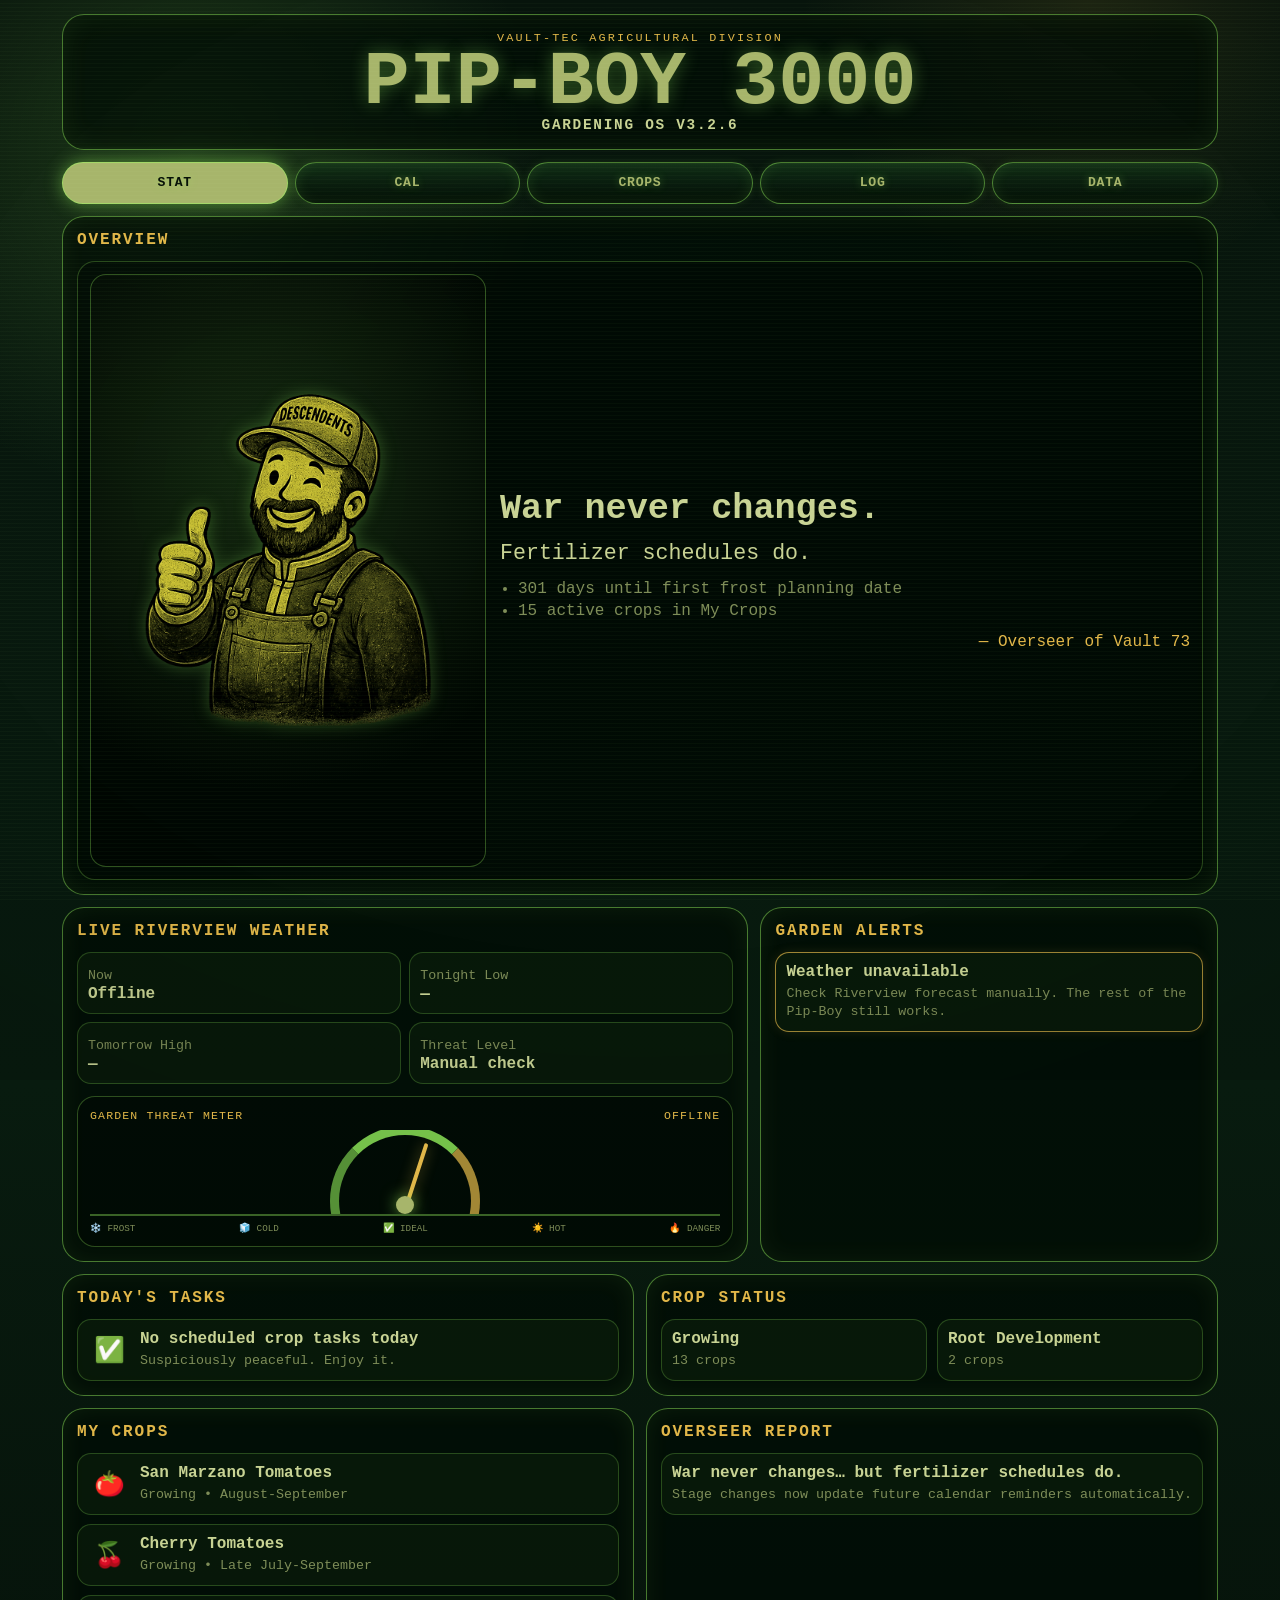
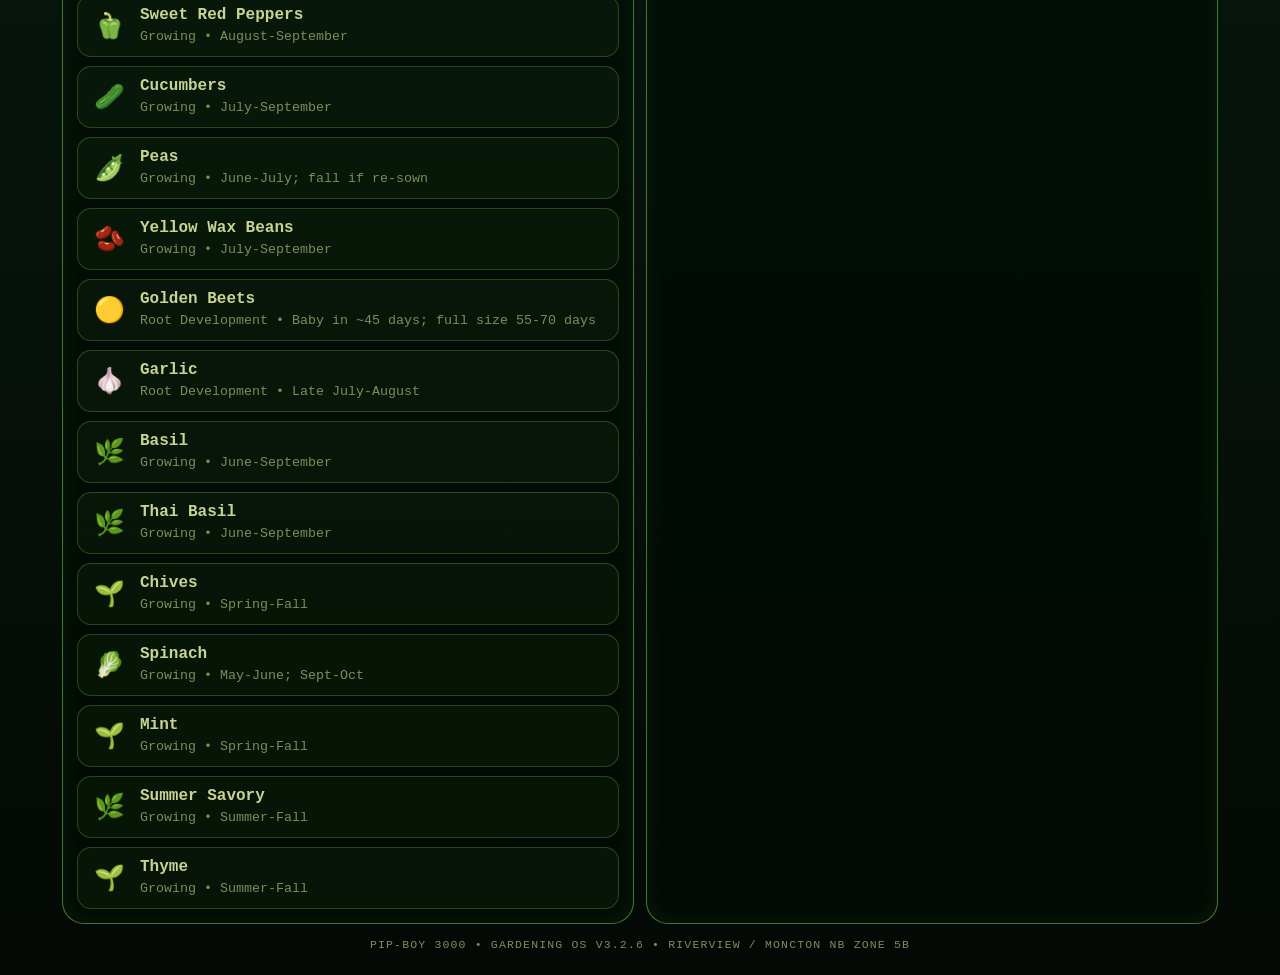
<file: index.html>
<!doctype html>
<html lang="en">
<head>
  <meta charset="utf-8">
  <meta name="viewport" content="width=device-width, initial-scale=1, viewport-fit=cover">
  <title>PIP-BOY 3000 — Gardening OS v3.2.6</title>
  <link rel="stylesheet" href="styles.css">

  <link rel="manifest" href="manifest.json">
  <meta name="theme-color" content="#163b24">
  <meta name="mobile-web-app-capable" content="yes">
  <meta name="apple-mobile-web-app-capable" content="yes">
  <meta name="apple-mobile-web-app-status-bar-style" content="black-translucent">
</head>
<body>
  <div class="crt"></div>
  <main class="shell">
    <header class="hero">
      <div class="kicker">Vault-Tec Agricultural Division</div>
      <h1>PIP-BOY 3000</h1>
      <div class="version">Gardening OS v3.2.6</div>
    </header>
    <nav class="pip-buttons" aria-label="Pip-Boy sections">
      <button class="pip-btn active" data-tab="stat">STAT</button>
      <button class="pip-btn" data-tab="cal">CAL</button>
      <button class="pip-btn" data-tab="crops">CROPS</button>
      <button class="pip-btn" data-tab="log">LOG</button>
      <button class="pip-btn" data-tab="data">DATA</button>
    </nav>

    <section id="statusStrip" class="status-strip"></section>

    <section id="app" class="content"></section>
    <footer class="footer">PIP-BOY 3000 • Gardening OS v3.2.6 • Riverview / Moncton NB Zone 5b</footer>
  </main>

  <script src="supply-database.js"></script>
  <script src="garden-database.js"></script>
  <script src="my-garden.js"></script>
  <script src="calendar-engine.js"></script>
  <script src="garden-app.js"></script>

  <script>
  if ('serviceWorker' in navigator) {
    window.addEventListener('load', function () {
      navigator.serviceWorker.register('./sw.js')
        .then(function (registration) {
          console.log('PIP-BOY Gardening OS PWA ready:', registration.scope);
        })
        .catch(function (error) {
          console.warn('PIP-BOY Gardening OS service worker failed:', error);
        });
    });
  }
  </script>
</body>
</html>
</file>
<file: styles.css>
:root{
  --bg:#041006;
  --panel:#071b0d;
  --panel2:#0b2612;
  --green:#A7B56B;
  --green2:#C8D394;
  --dim:#7E8D58;
  --amber:#E1B749;
  --red:#ff6f4f;
  --border:rgba(157,255,98,.45);
  --soft:rgba(157,255,98,.10);
  --glow:0 0 18px rgba(157,255,98,.32);
}
*{box-sizing:border-box}
html,body{margin:0;min-height:100%;background:#041006;color:var(--green);font-family:ui-monospace,SFMono-Regular,Menlo,Monaco,Consolas,"Courier New",monospace}
body{
  background:
    radial-gradient(circle at 15% 6%, rgba(157,255,98,.15), transparent 22rem),
    radial-gradient(circle at 85% 0%, rgba(225,183,73,.10), transparent 18rem),
    linear-gradient(180deg,#07140c 0%,#081b0f 42%,#040905 100%);
}
.crt::before{
  content:"";position:fixed;inset:0;pointer-events:none;z-index:20;opacity:.12;
  background:repeating-linear-gradient(0deg,rgba(157,255,98,.22) 0 1px,transparent 1px 4px);
  mix-blend-mode:screen;
}
.crt::after{
  content:"";position:fixed;inset:-20%;pointer-events:none;z-index:21;opacity:.20;
  background:radial-gradient(ellipse at center,transparent 0 56%,rgba(0,0,0,.75) 100%);
}
.shell{position:relative;z-index:1;max-width:1180px;margin:0 auto;padding:14px 12px 24px}
.hero{
  border:1px solid var(--border);border-radius:22px;background:rgba(1,12,5,.70);
  padding:16px;text-align:center;box-shadow:inset 0 0 28px rgba(157,255,98,.08);margin-bottom:12px;
}
.kicker{color:var(--amber);font-size:.74rem;letter-spacing:.18em;text-transform:uppercase}
h1{margin:7px 0 2px;font-size:clamp(2.1rem,10vw,4.8rem);line-height:.82;text-transform:uppercase;text-shadow:var(--glow)}
.version{color:var(--green2);font-weight:900;text-transform:uppercase;letter-spacing:.12em;font-size:.9rem}
.pip-buttons{
  display:grid;grid-template-columns:repeat(5,minmax(0,1fr));gap:7px;margin:12px 0;
}
.pip-btn,.btn,.mini-btn,.stage-btn,.month-btn,.danger-btn,.add-btn{
  font-family:inherit;font-weight:900;letter-spacing:.055em;cursor:pointer;color:var(--green);
  border:1px solid var(--border);background:linear-gradient(180deg,rgba(18,48,24,.86),rgba(3,14,6,.96));
  box-shadow:inset 0 0 14px rgba(157,255,98,.10),0 0 10px rgba(157,255,98,.10);
}
.pip-btn{
  min-height:42px;border-radius:999px;padding:10px 4px;font-size:.82rem;text-shadow:0 0 8px rgba(157,255,98,.35);
}
.pip-btn.active,.pip-btn:hover,.btn:hover,.mini-btn:hover,.stage-btn:hover,.stage-btn.active,.month-btn:hover,.add-btn:hover{
  background:var(--green);color:#061007;box-shadow:0 0 18px rgba(157,255,98,.45);
}
.content,.status-strip{display:grid;gap:12px}
.status-strip{margin-bottom:12px}
.grid{display:grid;grid-template-columns:repeat(2,minmax(0,1fr));gap:12px}
.grid-wide{display:grid;grid-template-columns:minmax(0,1.2fr) minmax(280px,.8fr);gap:12px}
.panel{
  border:1px solid var(--border);border-radius:22px;background:rgba(1,12,5,.72);
  padding:14px;box-shadow:inset 0 0 24px rgba(157,255,98,.07);min-width:0;
}
.panel h2,.panel h3{
  margin:0 0 12px;color:var(--amber);text-transform:uppercase;letter-spacing:.12em;font-size:1rem;
}
.stat-grid,.data-grid,.supply-grid{display:grid;grid-template-columns:repeat(auto-fit,minmax(190px,1fr));gap:10px}
.card,.task,.crop-row,.data-card,.weather-chip,.alert-card{
  border:1px solid rgba(157,255,98,.22);border-radius:14px;background:rgba(157,255,98,.045);padding:10px;
}
.card b,.task b,.crop-row b,.data-card b,.weather-chip b,.alert-card b{color:var(--green2)}
.card small,.task small,.data-card small,.weather-chip small,.alert-card small{
  display:block;color:var(--dim);line-height:1.35;margin-top:4px;
}
.weather-main{display:grid;grid-template-columns:repeat(2,minmax(0,1fr));gap:8px}
.alert-card.warn{border-color:rgba(225,183,73,.70);box-shadow:0 0 12px rgba(225,183,73,.12)}
.alert-card.danger{border-color:rgba(255,111,79,.85);box-shadow:0 0 12px rgba(255,111,79,.14)}
.task-list{display:grid;gap:9px}
.task{display:grid;grid-template-columns:42px 1fr;gap:10px;align-items:center}
.big{font-size:1.55rem;text-align:center}
.controls{display:flex;flex-wrap:wrap;gap:8px;margin-bottom:10px;align-items:center}
.month-btn,.btn,.mini-btn,.danger-btn,.add-btn{border-radius:12px;padding:9px 10px}
.danger-btn:hover{background:var(--red);color:#160402;border-color:rgba(255,111,79,.95)}
select,input{
  background:rgba(0,0,0,.22);border:1px solid rgba(157,255,98,.32);color:var(--green2);
  border-radius:12px;padding:9px;font-family:inherit;font-weight:900;min-width:0;
}
.calendar-head{display:flex;align-items:center;justify-content:space-between;gap:8px;margin-bottom:10px}
.month-title{color:var(--green2);text-transform:uppercase;letter-spacing:.14em;font-weight:900;text-align:center}
.cal{display:grid;grid-template-columns:repeat(7,minmax(0,1fr));gap:5px}
.dow{text-align:center;color:var(--amber);font-size:.70rem;text-transform:uppercase;letter-spacing:.08em;padding-bottom:3px}
.day{
  min-height:82px;border:1px solid rgba(157,255,98,.22);border-radius:12px;background:rgba(157,255,98,.04);
  padding:6px;display:flex;flex-direction:column;gap:5px;overflow:visible;min-width:0;
}
.day.today{border-color:var(--amber);box-shadow:0 0 0 1px rgba(225,183,73,.36),0 0 14px rgba(225,183,73,.16)}
.day.muted{opacity:.25}
.day-num{font-weight:900;color:var(--green2)}
.icons{display:flex;flex-wrap:wrap;gap:3px}
.event-pill{
  display:inline-flex;align-items:center;border:1px solid rgba(157,255,98,.20);background:rgba(0,0,0,.18);
  border-radius:999px;padding:1px 3px;font-size:.86rem;white-space:nowrap;
}
.legend{display:flex;flex-wrap:wrap;gap:8px;margin-top:10px;color:var(--green2);font-size:.80rem}
.crop-layout{display:grid;grid-template-columns:260px minmax(0,1fr);gap:12px;align-items:start}
.crop-list{display:grid;gap:8px}
.crop-row{display:grid;grid-template-columns:1fr auto;gap:8px;align-items:center}
.crop-row.active{border-color:var(--amber);background:rgba(225,183,73,.07)}
.crop-row-title{border:0;background:transparent;color:var(--green2);font-family:inherit;font-weight:900;text-align:left;padding:0;cursor:pointer}
.crop-actions{display:flex;gap:4px}
.mini-btn{padding:6px 8px;border-radius:999px;font-size:.75rem}
.crop-detail-hero{display:grid;grid-template-columns:72px 1fr;gap:12px;align-items:center;border-bottom:1px solid rgba(157,255,98,.22);padding-bottom:12px;margin-bottom:12px}
.crop-icon-big{width:68px;height:68px;border:1px solid rgba(157,255,98,.35);border-radius:16px;display:flex;align-items:center;justify-content:center;background:rgba(157,255,98,.06);font-size:3.2rem}
.crop-title{margin:0;color:var(--green2);font-size:clamp(1.5rem,5vw,2.4rem);line-height:1.0;text-transform:uppercase;text-shadow:0 0 8px rgba(157,255,98,.22)}
.crop-sub{color:var(--dim);margin-top:6px;line-height:1.35}
.stage-row{display:flex;flex-wrap:wrap;gap:8px;margin:8px 0 12px}
.stage-btn{border-radius:999px;padding:9px 10px}
.info-grid{display:grid;grid-template-columns:repeat(2,minmax(0,1fr));gap:9px}
.info{
  display:grid;grid-template-columns:minmax(85px,140px) 1fr;gap:8px;border-bottom:1px dotted rgba(201,255,157,.35);
  padding:7px 0;align-items:baseline;
}
.info small{color:var(--amber);text-transform:uppercase;letter-spacing:.08em;font-size:.68rem}
.info b{color:var(--green2);line-height:1.3}
.info.full{grid-column:1/-1;display:block;border:1px solid rgba(157,255,98,.20);border-radius:12px;background:rgba(157,255,98,.04);padding:10px}
.add-browser{display:none;margin-top:10px;border-top:1px dashed rgba(157,255,98,.28);padding-top:10px}
.add-browser.open{display:grid;gap:8px}
.add-grid{display:grid;grid-template-columns:1fr;gap:7px;max-height:430px;overflow:auto;padding-right:3px}
.add-item{text-align:left;border-radius:12px;padding:9px}
.log-form{display:grid;grid-template-columns:1fr 1fr auto;gap:8px;margin-bottom:10px}
.history{display:grid;gap:8px}
.footer{margin-top:14px;text-align:center;color:var(--dim);font-size:.72rem;text-transform:uppercase;letter-spacing:.10em}
@media(max-width:760px){
  .shell{padding:10px 8px 18px}
  .hero{padding:13px}
  .pip-buttons{gap:5px}
  .pip-btn{font-size:.68rem;min-height:38px;padding:8px 2px}
  .grid,.grid-wide{grid-template-columns:1fr}
  .weather-main{grid-template-columns:1fr 1fr}
  .crop-layout{grid-template-columns:38% 62%;gap:7px}
  .panel{padding:10px;border-radius:18px}
  .crop-row{grid-template-columns:1fr;gap:5px;padding:8px}
  .crop-actions{justify-content:flex-start;flex-wrap:wrap}
  .mini-btn{font-size:.62rem;padding:5px 6px}
  .crop-detail-hero{grid-template-columns:50px 1fr;gap:8px}
  .crop-icon-big{width:48px;height:48px;font-size:2.4rem}
  .crop-title{font-size:1.25rem}
  .crop-sub{font-size:.68rem}
  .stage-btn{font-size:.64rem;padding:7px}
  .info-grid{grid-template-columns:1fr}
  .info{grid-template-columns:76px 1fr;gap:5px;padding:5px 0}
  .info small{font-size:.55rem}
  .info b{font-size:.68rem}
  .cal{gap:3px}
  .day{min-height:61px;padding:4px;border-radius:9px}
  .event-pill{font-size:.58rem;padding:1px 2px}
  .dow{font-size:.58rem}
  .legend{font-size:.66rem}
  .log-form{grid-template-columns:1fr}
}


/* v3.2.2 final: Overview, threat gauge, clean CROPS controls, companion scan */
.overview-panel{order:-10}
.overseer-dynamic{
  display:grid;
  grid-template-columns:minmax(120px,36%) minmax(0,1fr);
  gap:14px;
  align-items:center;
  border:1px solid rgba(157,255,98,.25);
  border-radius:18px;
  background:rgba(0,0,0,.22);
  padding:12px;
  overflow:hidden;
}
.overseer-art{
  min-height:165px;
  border:1px solid rgba(157,255,98,.30);
  border-radius:16px;
  background:radial-gradient(circle at 45% 35%,rgba(157,255,98,.12),rgba(0,0,0,.30) 70%);
  display:flex;
  align-items:center;
  justify-content:center;
  overflow:hidden;
}
.overseer-art img{
  width:100%;
  height:100%;
  object-fit:contain;
  filter:contrast(1.05) saturate(.9) drop-shadow(0 0 8px rgba(157,255,98,.25));
}
.overseer-art.missing::before{content:"👨‍🌾👍";font-size:4rem}
.overseer-message b{
  display:block;
  color:var(--green2);
  font-size:clamp(1.25rem,5vw,2.2rem);
  line-height:1.1;
  margin-bottom:10px;
}
.overseer-message small{
  display:block;
  color:var(--green2);
  font-size:clamp(.95rem,3.2vw,1.35rem);
  line-height:1.35;
  margin-bottom:10px;
}
.overseer-message ul{
  color:var(--dim);
  margin:8px 0 10px 18px;
  padding:0;
  line-height:1.4;
}
.overseer-message em{
  display:block;
  color:var(--amber);
  font-style:normal;
  text-align:right;
}
.risk-meter-wrap{
  margin-top:12px;
  border:1px solid rgba(157,255,98,.28);
  border-radius:18px;
  background:rgba(0,0,0,.24);
  padding:12px;
}
.risk-meter-title{
  display:flex;
  justify-content:space-between;
  gap:10px;
  color:var(--amber);
  text-transform:uppercase;
  letter-spacing:.10em;
  font-size:.72rem;
  margin-bottom:8px;
}
.risk-meter{
  position:relative;
  height:86px;
  border-bottom:2px solid rgba(157,255,98,.36);
  overflow:hidden;
}
.risk-arc{
  position:absolute;
  left:50%;
  bottom:-62px;
  width:150px;
  height:150px;
  transform:translateX(-50%);
  border:9px solid rgba(157,255,98,.22);
  border-top-color:rgba(157,255,98,.75);
  border-right-color:rgba(225,183,73,.72);
  border-left-color:rgba(157,255,98,.55);
  border-radius:50%;
}
.risk-needle{
  position:absolute;
  left:50%;
  bottom:4px;
  width:4px;
  height:70px;
  background:var(--amber);
  border-radius:999px;
  transform-origin:50% 100%;
  transform:translateX(-50%) rotate(0deg);
  box-shadow:0 0 14px rgba(225,183,73,.45);
  transition:transform .35s ease;
}
.risk-center{
  position:absolute;
  left:50%;
  bottom:0;
  width:18px;
  height:18px;
  transform:translateX(-50%);
  border-radius:50%;
  background:var(--green);
  box-shadow:0 0 16px rgba(157,255,98,.55);
}
.risk-scale{
  display:flex;
  justify-content:space-between;
  color:var(--dim);
  font-size:.58rem;
  margin-top:6px;
  gap:4px;
  text-transform:uppercase;
}
.risk-meter.safe .risk-needle{transform:translateX(-50%) rotate(-58deg)}
.risk-meter.cold .risk-needle{transform:translateX(-50%) rotate(-30deg);background:#C9FF9D}
.risk-meter.ideal .risk-needle{transform:translateX(-50%) rotate(0deg);background:var(--green)}
.risk-meter.hot .risk-needle{transform:translateX(-50%) rotate(32deg);background:var(--amber)}
.risk-meter.warn .risk-needle{transform:translateX(-50%) rotate(18deg);background:var(--amber)}
.risk-meter.danger .risk-needle{transform:translateX(-50%) rotate(62deg);background:var(--red);box-shadow:0 0 14px rgba(255,111,79,.55)}
.crop-row{grid-template-columns:1fr !important}
.crop-actions{display:none !important}
.crop-row-title{width:100%;padding:4px 2px !important}
.selected-actions{
  display:flex;
  flex-wrap:wrap;
  gap:8px;
  margin:0 0 14px;
  padding-bottom:12px;
  border-bottom:1px dashed rgba(157,255,98,.25);
}
.remove-garden-btn{
  font-family:inherit;
  font-weight:900;
  letter-spacing:.055em;
  cursor:pointer;
  color:var(--amber);
  border:1px solid rgba(225,183,73,.65);
  background:rgba(225,183,73,.08);
  border-radius:999px;
  padding:7px 10px;
}
.remove-garden-btn:hover{
  background:var(--amber);
  color:#120d02;
  box-shadow:0 0 18px rgba(225,183,73,.35);
}
.companion-scan{
  border:1px solid rgba(157,255,98,.22);
  border-radius:16px;
  padding:10px;
  background:rgba(157,255,98,.035);
  margin-bottom:12px;
}
.companion-grid{
  display:grid;
  grid-template-columns:repeat(auto-fit,minmax(160px,1fr));
  gap:8px;
}
.companion-card{
  border:1px solid rgba(157,255,98,.20);
  border-radius:12px;
  padding:9px;
  background:rgba(0,0,0,.18);
}
.companion-card b{display:block;color:var(--green2);margin-bottom:4px}
.companion-card small{display:block;color:var(--dim);line-height:1.45}
.companion-card.good{border-color:rgba(157,255,98,.38)}
.companion-card.warn{border-color:rgba(225,183,73,.58)}
@media(max-width:760px){
  .overseer-dynamic{
    grid-template-columns:34% 66%;
    gap:8px;
    padding:8px;
  }
  .overseer-art{min-height:105px;border-radius:12px}
  .overseer-message b{font-size:.98rem;margin-bottom:5px}
  .overseer-message small{font-size:.72rem;line-height:1.23;margin-bottom:5px}
  .overseer-message ul{font-size:.62rem;margin:5px 0 5px 14px}
  .overseer-message em{font-size:.60rem}
  .selected-actions{gap:6px}
  .remove-garden-btn{font-size:.62rem;padding:6px 8px}
  .companion-grid{grid-template-columns:1fr}
}
</file>
